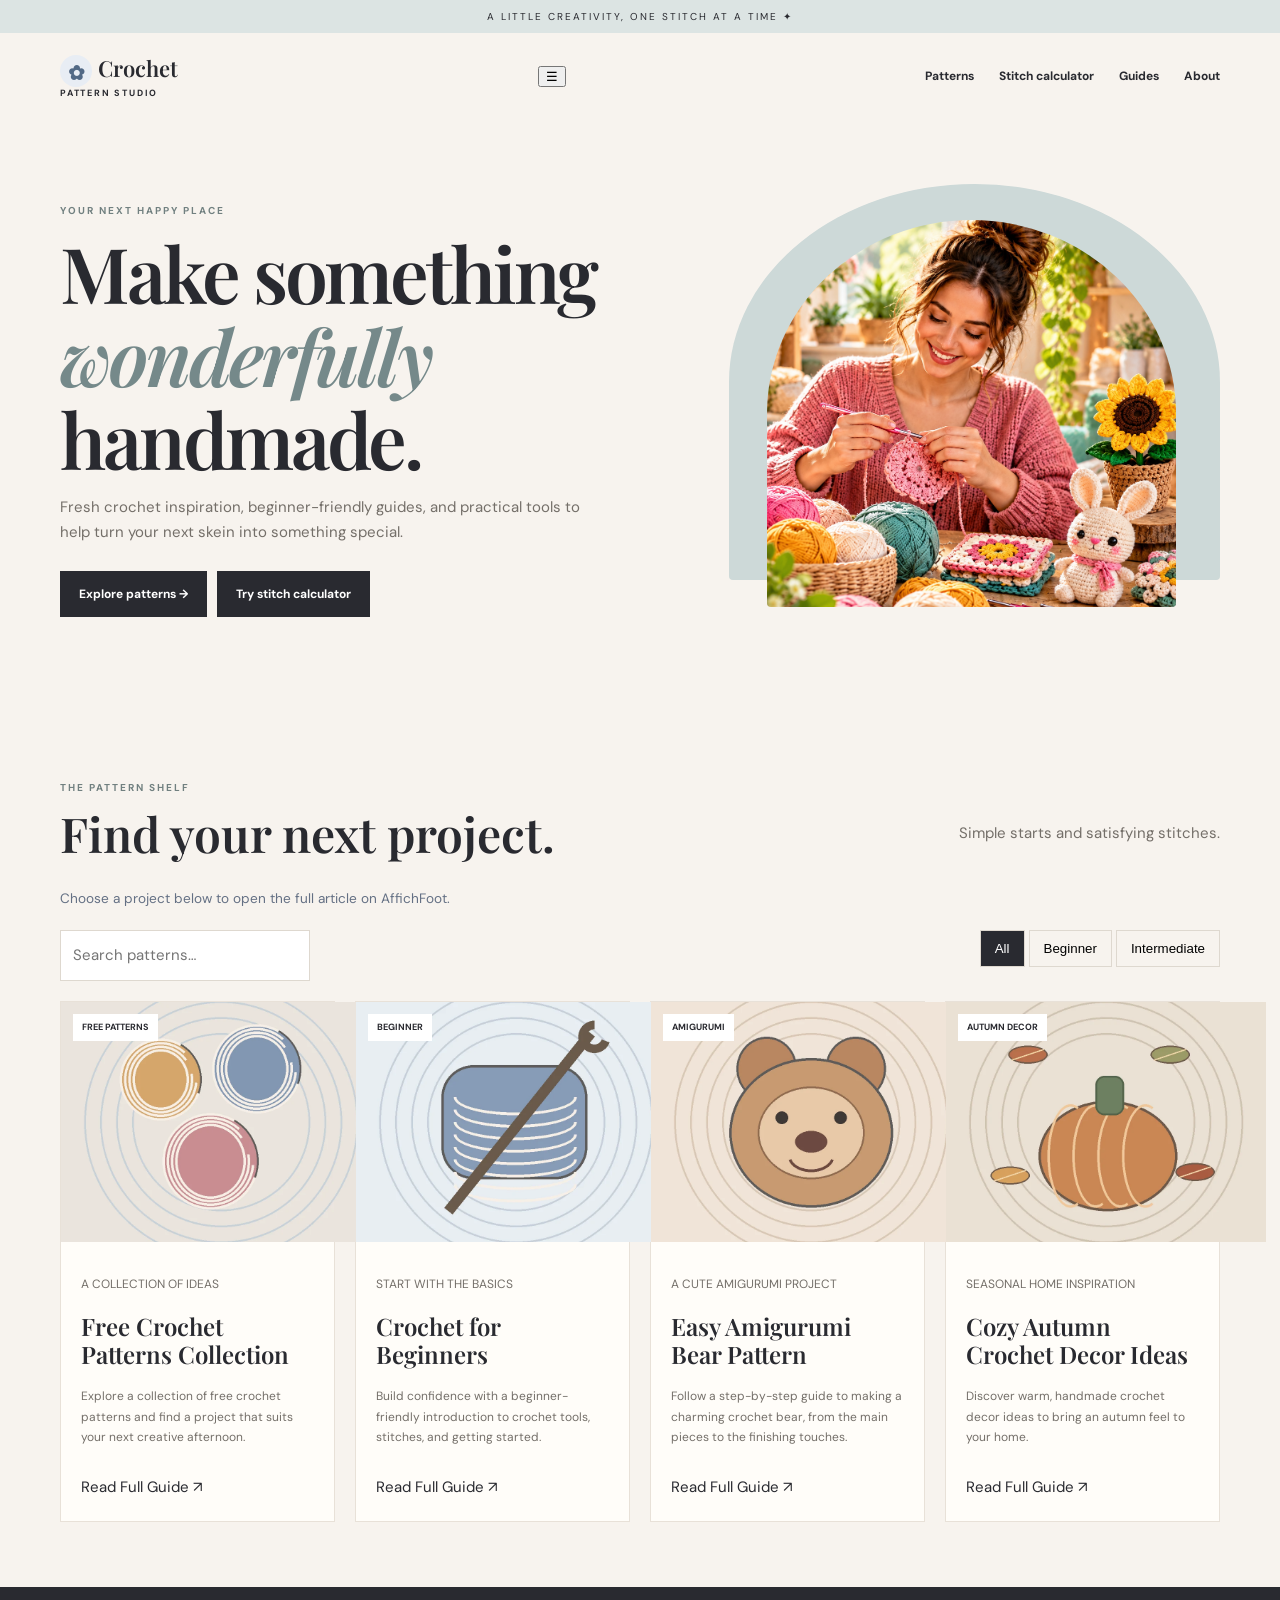
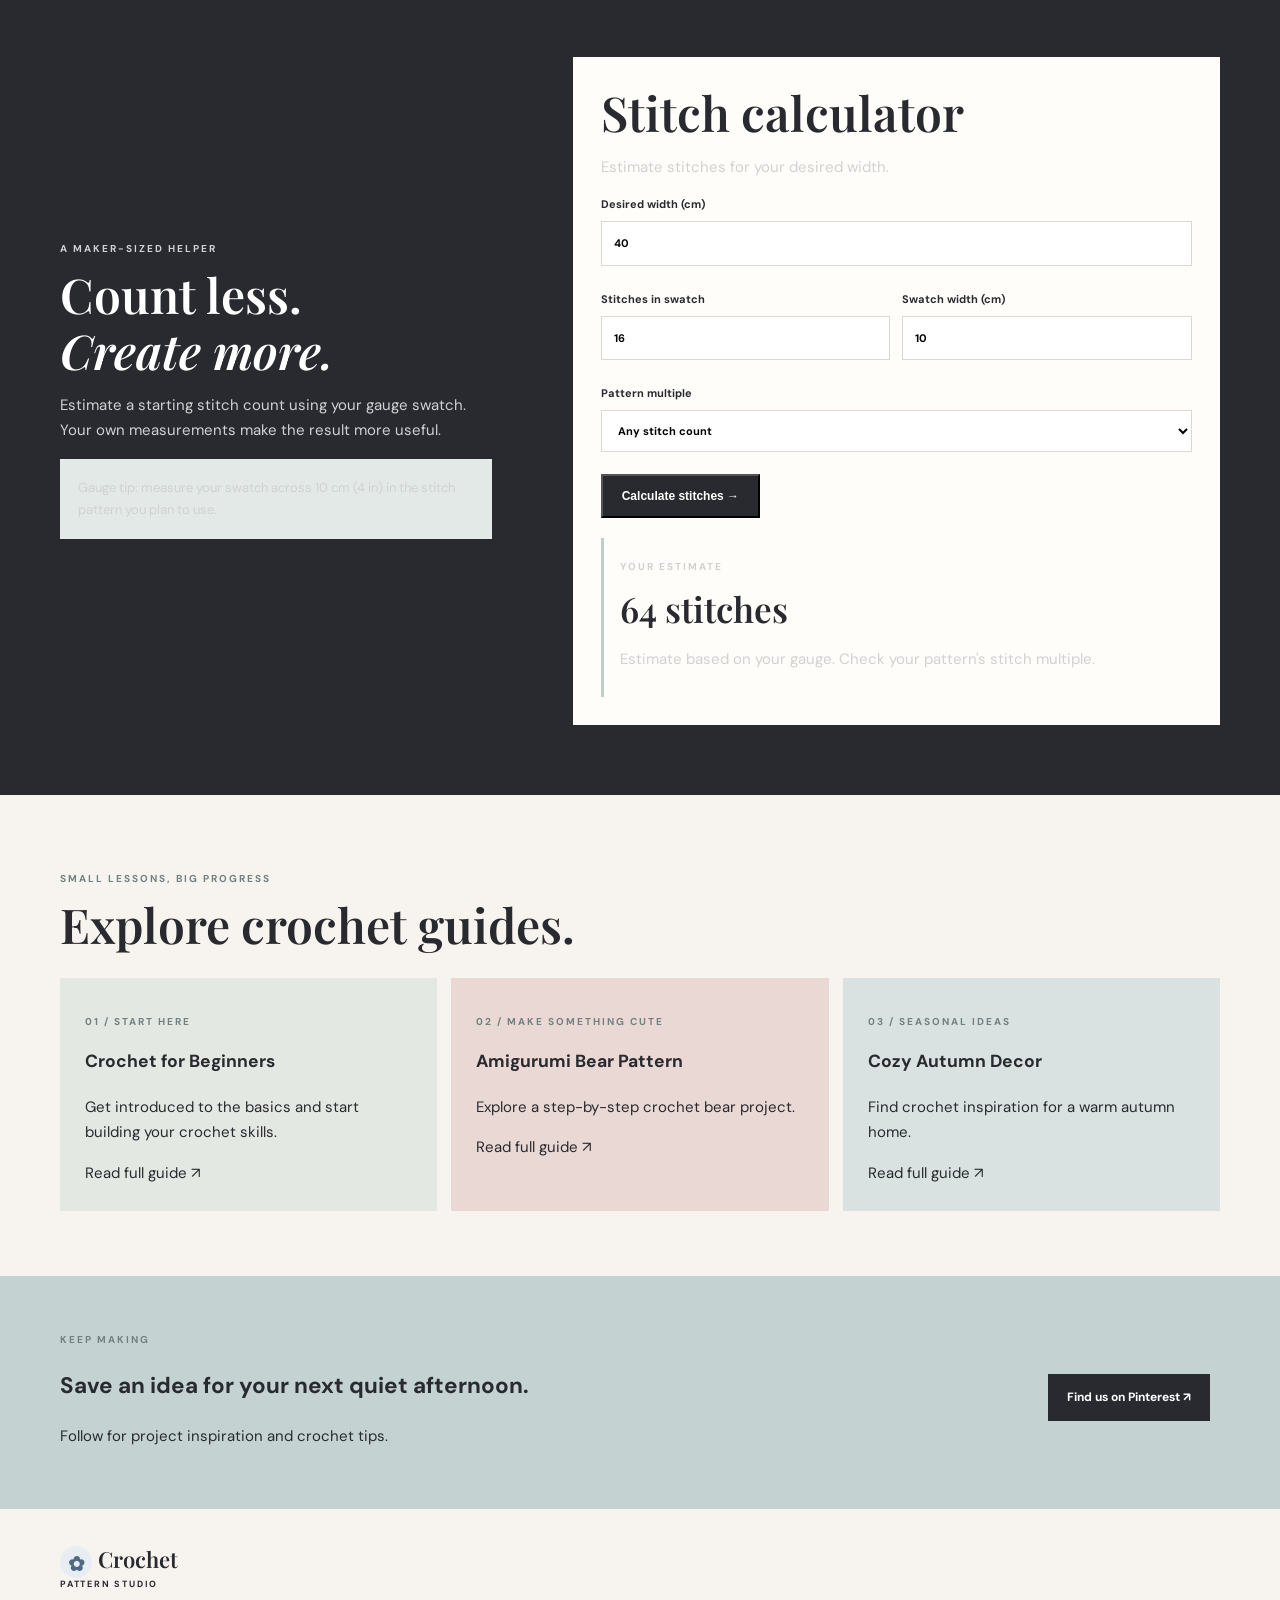
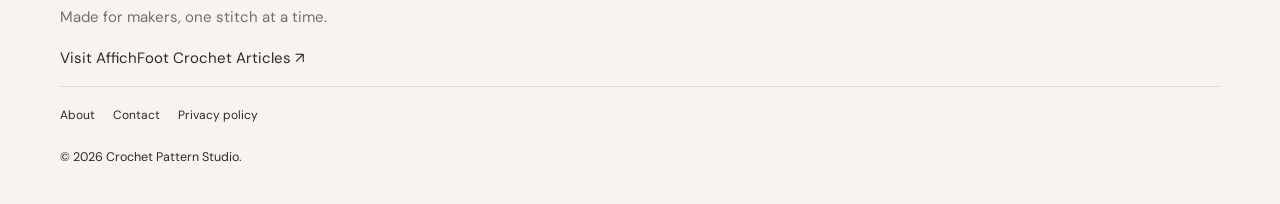
<file: index.html>
<!doctype html><html lang="en"><head><meta charset="utf-8"><meta name="viewport" content="width=device-width,initial-scale=1"><title>Free Crochet Patterns & Tutorials | Crochet Pattern Studio</title><meta name="description" content="Explore crochet patterns, beginner tutorials, yarn tips, and a free stitch calculator."><link rel="canonical" href="https://snd3ndi-crypto.github.io/crochet-pattern-studio/"><meta property="og:title" content="Crochet Pattern Studio"><meta property="og:description" content="Free crochet inspiration, patterns, and a practical stitch calculator."><link rel="stylesheet" href="style.css"><script defer src="script.js"></script><script defer src="config.js"></script><link rel="icon" href="data:image/svg+xml,%3Csvg xmlns=%22http://www.w3.org/2000/svg%22 viewBox=%220 0 100 100%22%3E%3Ctext y=%22.9em%22 font-size=%2290%22%3E%E2%9C%BF%3C/text%3E%3C/svg%3E">
</head><body><div class="top">A LITTLE CREATIVITY, ONE STITCH AT A TIME ✦</div><header class="wrap nav"><a class="brand" href="index.html"><span class="brand-mark" aria-hidden="true">✿</span>Crochet<small>PATTERN STUDIO</small></a><button id="menuToggle" aria-label="Menu">☰</button><nav class="navlinks" id="navlinks"><a href="#patterns">Patterns</a><a href="#calculator">Stitch calculator</a><a href="#guides">Guides</a><a href="about.html">About</a></nav></header><main><section class="wrap hero"><div><p class="eyebrow">YOUR NEXT HAPPY PLACE</p><h1>Make something <em>wonderfully</em> handmade.</h1><p class="muted">Fresh crochet inspiration, beginner-friendly guides, and practical tools to help turn your next skein into something special.</p><a class="button" href="#patterns">Explore patterns →</a><a class="button" href="#calculator">Try stitch calculator</a></div><div class="heroart"><img src="assets/crochet-hero.png" alt="A cozy crochet workspace with colorful yarn and handmade projects"></div></section><section class="wrap section" id="patterns"><div class="heading"><div><p class="eyebrow">THE PATTERN SHELF</p><h2>Find your next project.</h2></div><p class="muted">Simple starts and satisfying stitches.</p></div><p class="site-note">Choose a project below to open the full article on AffichFoot.</p><div class="filters"><input id="search" type="search" placeholder="Search patterns…" aria-label="Search patterns"><div><button class="active" data-filter="all">All</button> <button data-filter="beginner">Beginner</button> <button data-filter="intermediate">Intermediate</button></div></div><div class="grid"><article class="card" data-level="beginner"><a href="https://www.affichfoot.com/2026/09/the-ultimate-collection-of-free-crochet.html" target="_blank" rel="noopener"><div class="cardimg"><img src="assets/collection.webp" alt="Colourful handmade crochet textile for free crochet pattern inspiration" loading="lazy" decoding="async"><span>FREE PATTERNS</span></div></a><div class="cardbody"><p>A COLLECTION OF IDEAS</p><h3><a href="https://www.affichfoot.com/2026/09/the-ultimate-collection-of-free-crochet.html" target="_blank" rel="noopener">Free Crochet Patterns Collection</a></h3><p>Explore a collection of free crochet patterns and find a project that suits your next creative afternoon.</p><a href="https://www.affichfoot.com/2026/09/the-ultimate-collection-of-free-crochet.html" target="_blank" rel="noopener">Read Full Guide ↗</a></div></article><article class="card" data-level="beginner"><a href="https://www.affichfoot.com/2026/09/the-ultimate-guide-to-crochet-for.html" target="_blank" rel="noopener"><div class="cardimg"><img src="assets/beginners.webp" alt="Yarn and tools for a beginner crochet guide" loading="lazy" decoding="async"><span>BEGINNER</span></div></a><div class="cardbody"><p>START WITH THE BASICS</p><h3><a href="https://www.affichfoot.com/2026/09/the-ultimate-guide-to-crochet-for.html" target="_blank" rel="noopener">Crochet for Beginners</a></h3><p>Build confidence with a beginner-friendly introduction to crochet tools, stitches, and getting started.</p><a href="https://www.affichfoot.com/2026/09/the-ultimate-guide-to-crochet-for.html" target="_blank" rel="noopener">Read Full Guide ↗</a></div></article><article class="card" data-level="intermediate"><a href="https://www.affichfoot.com/2026/09/free-amigurumi-bear-pattern-easy-step.html" target="_blank" rel="noopener"><div class="cardimg"><img src="assets/amigurumi-bear.webp" alt="Soft handmade plush toy inspiration for an amigurumi bear pattern" loading="lazy" decoding="async"><span>AMIGURUMI</span></div></a><div class="cardbody"><p>A CUTE AMIGURUMI PROJECT</p><h3><a href="https://www.affichfoot.com/2026/09/free-amigurumi-bear-pattern-easy-step.html" target="_blank" rel="noopener">Easy Amigurumi Bear Pattern</a></h3><p>Follow a step-by-step guide to making a charming crochet bear, from the main pieces to the finishing touches.</p><a href="https://www.affichfoot.com/2026/09/free-amigurumi-bear-pattern-easy-step.html" target="_blank" rel="noopener">Read Full Guide ↗</a></div></article><article class="card" data-level="beginner"><a href="https://www.affichfoot.com/2026/09/cozy-autumn-crochet-decor-ideas-how-to.html" target="_blank" rel="noopener"><div class="cardimg"><img src="assets/autumn-decor.webp" alt="Warm cozy home decor inspiration for autumn crochet ideas" loading="lazy" decoding="async"><span>AUTUMN DECOR</span></div></a><div class="cardbody"><p>SEASONAL HOME INSPIRATION</p><h3><a href="https://www.affichfoot.com/2026/09/cozy-autumn-crochet-decor-ideas-how-to.html" target="_blank" rel="noopener">Cozy Autumn Crochet Decor Ideas</a></h3><p>Discover warm, handmade crochet decor ideas to bring an autumn feel to your home.</p><a href="https://www.affichfoot.com/2026/09/cozy-autumn-crochet-decor-ideas-how-to.html" target="_blank" rel="noopener">Read Full Guide ↗</a></div></article></div><p id="empty" hidden>No patterns match your search.</p></section><section class="calcband" id="calculator"><div class="wrap calc"><div><p class="eyebrow">A MAKER-SIZED HELPER</p><h2>Count less.<br><em>Create more.</em></h2><p>Estimate a starting stitch count using your gauge swatch. Your own measurements make the result more useful.</p><p class="note">Gauge tip: measure your swatch across 10 cm (4 in) in the stitch pattern you plan to use.</p></div><div class="panel"><h2>Stitch calculator</h2><p>Estimate stitches for your desired width.</p><form id="calcForm"><label>Desired width (cm)<input id="width" type="number" min="1" value="40" required></label><div class="pair"><label>Stitches in swatch<input id="stitches" type="number" min="1" value="16" required></label><label>Swatch width (cm)<input id="swatch" type="number" min="1" value="10" required></label></div><label>Pattern multiple<select id="multiple"><option value="1">Any stitch count</option><option value="2">Multiple of 2</option><option value="3">Multiple of 3</option><option value="4">Multiple of 4</option><option value="6">Multiple of 6</option><option value="8">Multiple of 8</option></select></label><button class="button" type="submit">Calculate stitches →</button></form><div class="result"><p class="eyebrow">YOUR ESTIMATE</p><strong id="answer">64 stitches</strong><p id="note">Estimate based on your gauge. Check your pattern's stitch multiple.</p></div></div></div></section><section class="wrap section" id="guides"><div class="heading"><div><p class="eyebrow">SMALL LESSONS, BIG PROGRESS</p><h2>Explore crochet guides.</h2></div></div><div class="guides">
<a class="guide" href="https://www.affichfoot.com/2026/09/the-ultimate-guide-to-crochet-for.html" target="_blank" rel="noopener"><p class="eyebrow">01 / START HERE</p><h3>Crochet for Beginners</h3><p>Get introduced to the basics and start building your crochet skills.</p>Read full guide ↗</a>
<a class="guide" href="https://www.affichfoot.com/2026/09/free-amigurumi-bear-pattern-easy-step.html" target="_blank" rel="noopener"><p class="eyebrow">02 / MAKE SOMETHING CUTE</p><h3>Amigurumi Bear Pattern</h3><p>Explore a step-by-step crochet bear project.</p>Read full guide ↗</a>
<a class="guide" href="https://www.affichfoot.com/2026/09/cozy-autumn-crochet-decor-ideas-how-to.html" target="_blank" rel="noopener"><p class="eyebrow">03 / SEASONAL IDEAS</p><h3>Cozy Autumn Decor</h3><p>Find crochet inspiration for a warm autumn home.</p>Read full guide ↗</a>
</div></section><section class="band"><div class="wrap bandinner"><div><p class="eyebrow">KEEP MAKING</p><h2>Save an idea for your next quiet afternoon.</h2><p>Follow for project inspiration and crochet tips.</p></div><a class="button" href="https://www.pinterest.com/FreeCrochetPatternsU/" target="_blank" rel="noopener">Find us on Pinterest ↗</a></div></section></main><footer class="wrap footer"><a class="brand" href="index.html"><span class="brand-mark" aria-hidden="true">✿</span>Crochet<small>PATTERN STUDIO</small></a><p class="muted">Made for makers, one stitch at a time.</p><p><a href="https://www.affichfoot.com/" target="_blank" rel="noopener">Visit AffichFoot Crochet Articles ↗</a></p><div class="footerlinks"><a href="about.html">About</a><a href="contact.html">Contact</a><a href="privacy.html">Privacy policy</a></div><small>© <span id="year"></span> Crochet Pattern Studio.</small></footer></body></html>
</file>
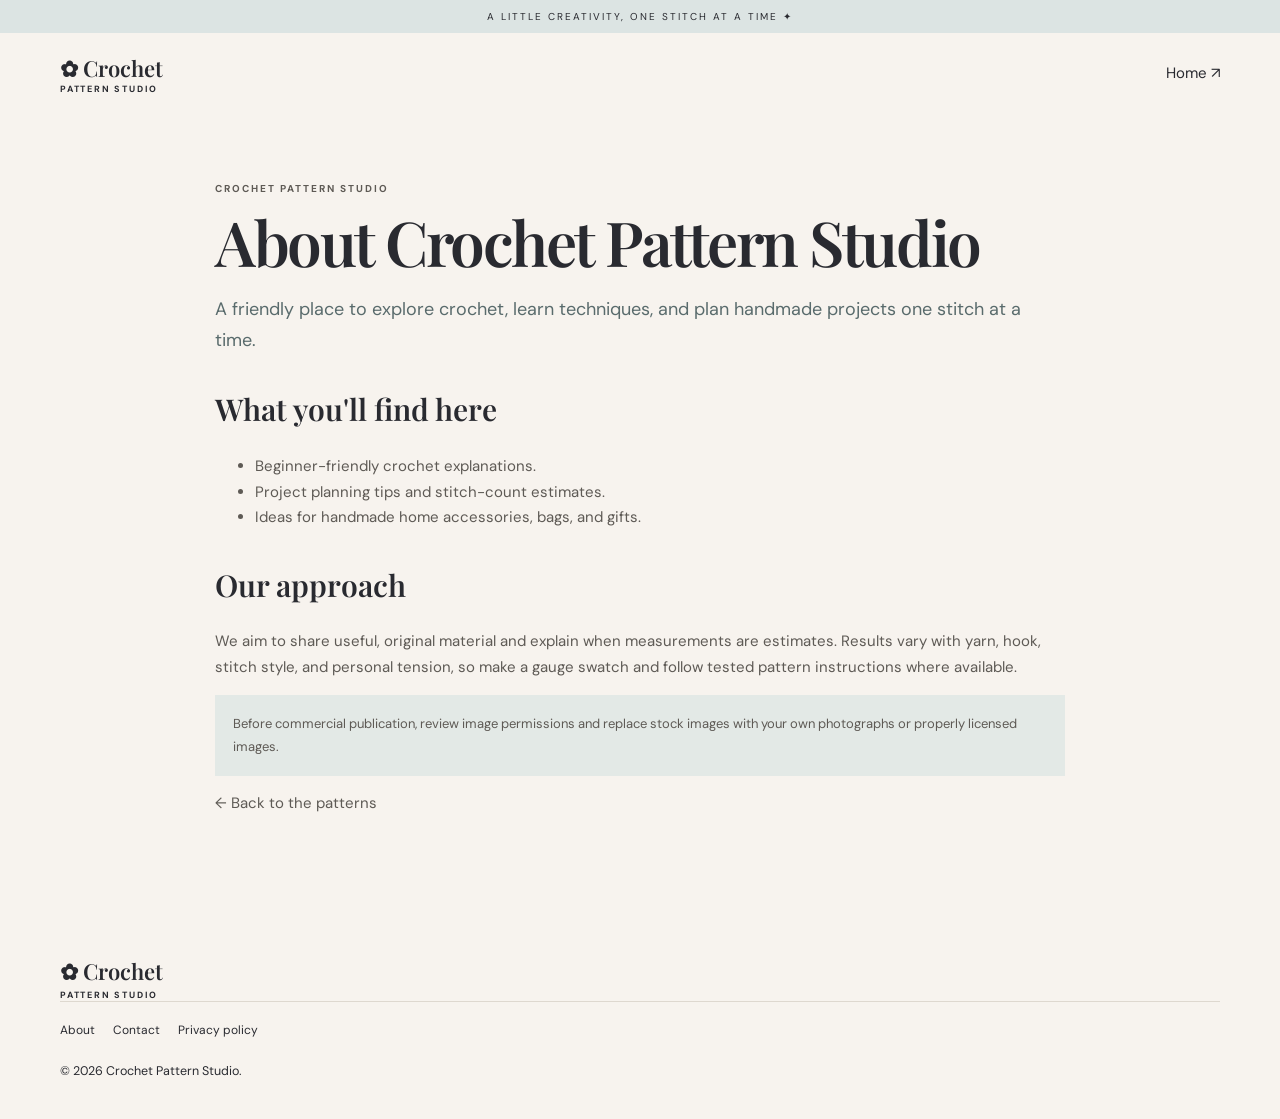
<file: about.html>
<!doctype html><html lang="en"><head><meta charset="utf-8"><meta name="viewport" content="width=device-width,initial-scale=1"><title>About Crochet Pattern Studio</title><meta name="description" content="A friendly place to explore crochet, learn techniques, and plan handmade projects one stitch at a time."><link rel="stylesheet" href="style.css"></head><body><div class="top">A LITTLE CREATIVITY, ONE STITCH AT A TIME ✦</div><header class="wrap nav"><a class="brand" href="index.html">✿ Crochet<small>PATTERN STUDIO</small></a><a href="index.html">Home ↗</a></header><main class="wrap"><article class="content"><p class="eyebrow">CROCHET PATTERN STUDIO</p><h1>About Crochet Pattern Studio</h1><p class="lead">A friendly place to explore crochet, learn techniques, and plan handmade projects one stitch at a time.</p><h2>What you'll find here</h2><ul><li>Beginner-friendly crochet explanations.</li><li>Project planning tips and stitch-count estimates.</li><li>Ideas for handmade home accessories, bags, and gifts.</li></ul><h2>Our approach</h2><p>We aim to share useful, original material and explain when measurements are estimates. Results vary with yarn, hook, stitch style, and personal tension, so make a gauge swatch and follow tested pattern instructions where available.</p><p class="note">Before commercial publication, review image permissions and replace stock images with your own photographs or properly licensed images.</p><p><a href="index.html">← Back to the patterns</a></p></article></main><footer class="wrap footer"><a class="brand" href="index.html">✿ Crochet<small>PATTERN STUDIO</small></a><div class="footerlinks"><a href="about.html">About</a><a href="contact.html">Contact</a><a href="privacy.html">Privacy policy</a></div><small>© 2026 Crochet Pattern Studio.</small></footer></body></html>
</file>
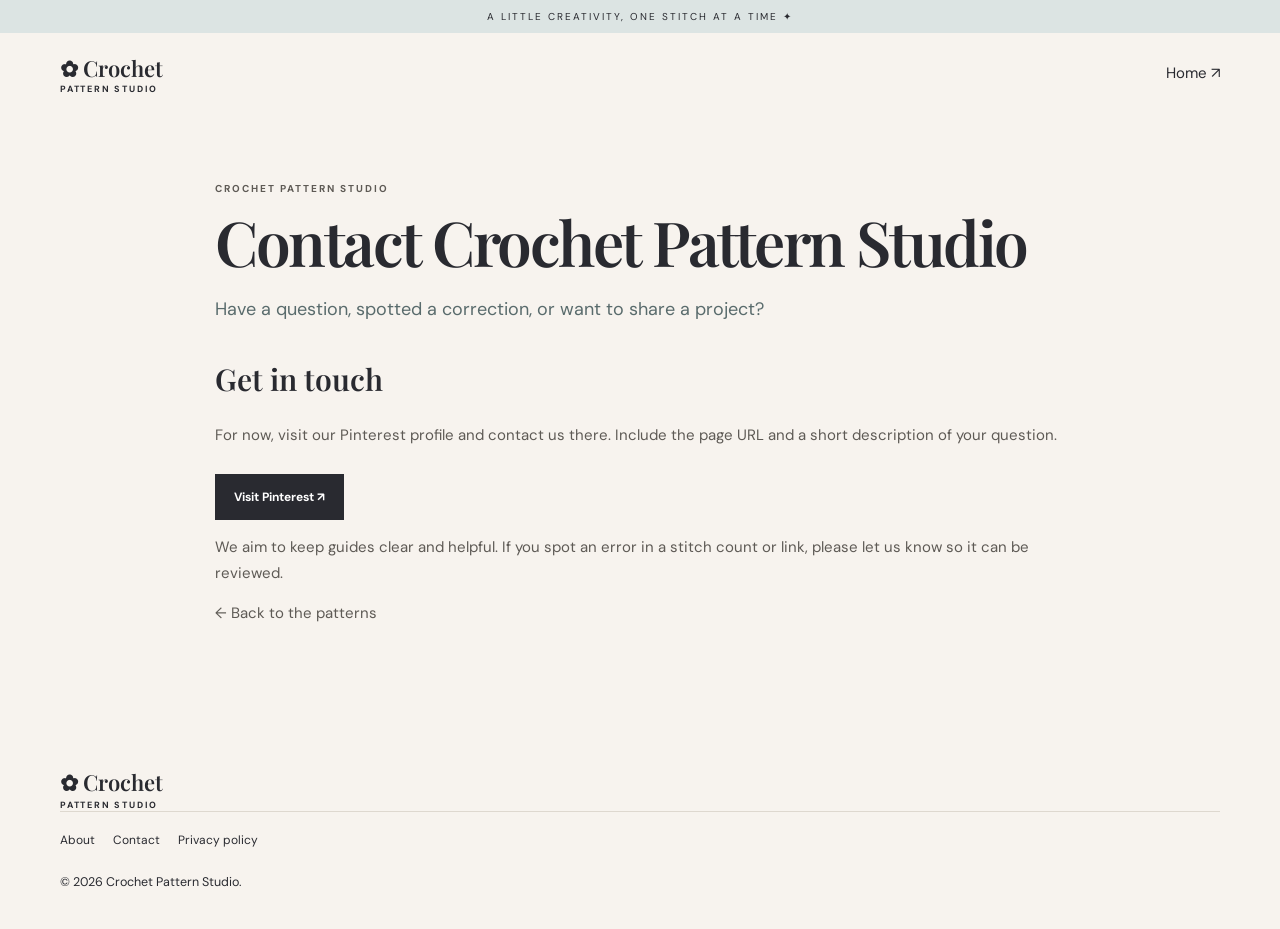
<file: contact.html>
<!doctype html><html lang="en"><head><meta charset="utf-8"><meta name="viewport" content="width=device-width,initial-scale=1"><title>Contact Crochet Pattern Studio</title><meta name="description" content="Have a question, spotted a correction, or want to share a project?"><link rel="stylesheet" href="style.css"></head><body><div class="top">A LITTLE CREATIVITY, ONE STITCH AT A TIME ✦</div><header class="wrap nav"><a class="brand" href="index.html">✿ Crochet<small>PATTERN STUDIO</small></a><a href="index.html">Home ↗</a></header><main class="wrap"><article class="content"><p class="eyebrow">CROCHET PATTERN STUDIO</p><h1>Contact Crochet Pattern Studio</h1><p class="lead">Have a question, spotted a correction, or want to share a project?</p><h2>Get in touch</h2><p>For now, visit our Pinterest profile and contact us there. Include the page URL and a short description of your question.</p><a class="button" href="https://www.pinterest.com/FreeCrochetPatternsU/" target="_blank" rel="noopener">Visit Pinterest ↗</a><p>We aim to keep guides clear and helpful. If you spot an error in a stitch count or link, please let us know so it can be reviewed.</p><p><a href="index.html">← Back to the patterns</a></p></article></main><footer class="wrap footer"><a class="brand" href="index.html">✿ Crochet<small>PATTERN STUDIO</small></a><div class="footerlinks"><a href="about.html">About</a><a href="contact.html">Contact</a><a href="privacy.html">Privacy policy</a></div><small>© 2026 Crochet Pattern Studio.</small></footer></body></html>
</file>
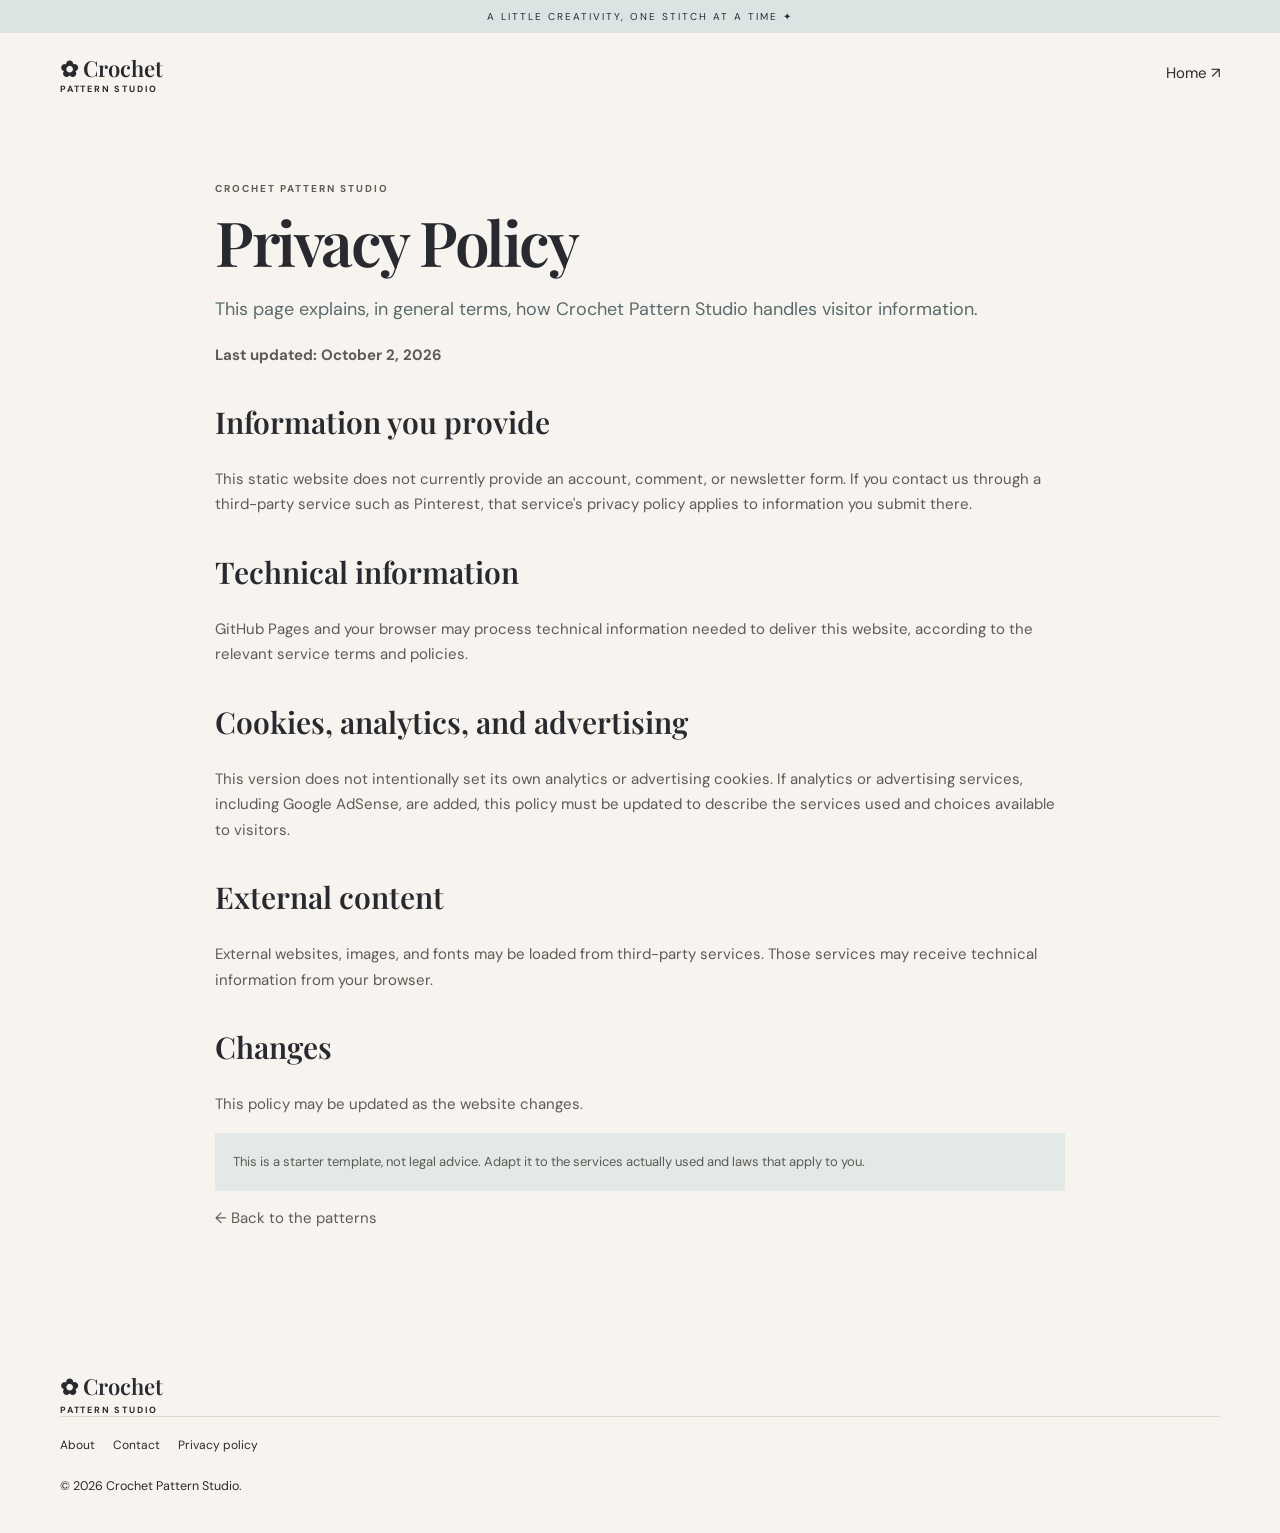
<file: privacy.html>
<!doctype html><html lang="en"><head><meta charset="utf-8"><meta name="viewport" content="width=device-width,initial-scale=1"><title>Privacy Policy</title><meta name="description" content="This page explains, in general terms, how Crochet Pattern Studio handles visitor information."><link rel="stylesheet" href="style.css"></head><body><div class="top">A LITTLE CREATIVITY, ONE STITCH AT A TIME ✦</div><header class="wrap nav"><a class="brand" href="index.html">✿ Crochet<small>PATTERN STUDIO</small></a><a href="index.html">Home ↗</a></header><main class="wrap"><article class="content"><p class="eyebrow">CROCHET PATTERN STUDIO</p><h1>Privacy Policy</h1><p class="lead">This page explains, in general terms, how Crochet Pattern Studio handles visitor information.</p><p><strong>Last updated: October 2, 2026</strong></p><h2>Information you provide</h2><p>This static website does not currently provide an account, comment, or newsletter form. If you contact us through a third-party service such as Pinterest, that service's privacy policy applies to information you submit there.</p><h2>Technical information</h2><p>GitHub Pages and your browser may process technical information needed to deliver this website, according to the relevant service terms and policies.</p><h2>Cookies, analytics, and advertising</h2><p>This version does not intentionally set its own analytics or advertising cookies. If analytics or advertising services, including Google AdSense, are added, this policy must be updated to describe the services used and choices available to visitors.</p><h2>External content</h2><p>External websites, images, and fonts may be loaded from third-party services. Those services may receive technical information from your browser.</p><h2>Changes</h2><p>This policy may be updated as the website changes.</p><p class="note">This is a starter template, not legal advice. Adapt it to the services actually used and laws that apply to you.</p><p><a href="index.html">← Back to the patterns</a></p></article></main><footer class="wrap footer"><a class="brand" href="index.html">✿ Crochet<small>PATTERN STUDIO</small></a><div class="footerlinks"><a href="about.html">About</a><a href="contact.html">Contact</a><a href="privacy.html">Privacy policy</a></div><small>© 2026 Crochet Pattern Studio.</small></footer></body></html>
</file>
<file: style.css>
@import url('https://fonts.googleapis.com/css2?family=DM+Sans:wght@400;600;700&family=Playfair+Display:ital,wght@0,500;0,600;1,500&display=swap');:root{--bg:#f7f3ee;--ink:#292a30;--muted:#746f69;--sage:#cdd9d8;--line:#ded8cf}*{box-sizing:border-box}body{margin:0;background:var(--bg);color:var(--ink);font:15px 'DM Sans',sans-serif;line-height:1.7}a{color:inherit;text-decoration:none}img{width:100%;height:100%;object-fit:cover;display:block}.wrap{width:min(1160px,calc(100% - 36px));margin:auto}.top{padding:8px;text-align:center;background:#dce4e3;font-size:10px;letter-spacing:.2em}.nav{display:flex;justify-content:space-between;align-items:center;padding:20px 0;gap:20px}.brand{font:600 22px 'Playfair Display',serif}.brand small{display:block;font:700 9px 'DM Sans';letter-spacing:.2em}.navlinks{display:flex;gap:25px;font-size:12px;font-weight:700}.hero{display:grid;grid-template-columns:1fr 1fr;gap:6%;align-items:center;padding:65px 0 80px}.eyebrow{font-size:10px;letter-spacing:.2em;font-weight:700;color:#718080}.hero h1,.content h1{font:600 clamp(45px,6vw,78px)/1.08 'Playfair Display',serif;letter-spacing:-.04em;margin:12px 0}.hero h1 em{color:#75898a}.muted{color:var(--muted)}.heroart{height:440px;position:relative}.heroart:before{content:'';position:absolute;inset:0 0 10% 10%;border-radius:50% 50% 4px 4px;background:var(--sage)}.heroart img{position:absolute;inset:8% 8% 0 17%;width:75%;height:88%;border-radius:50% 50% 4px 4px}.button{display:inline-block;background:#292a30;color:white;padding:13px 19px;font-size:12px;font-weight:700;margin:10px 10px 0 0}.section{padding:65px 0}.heading{display:flex;justify-content:space-between;align-items:end;gap:20px;margin-bottom:25px}.heading h2,.calc h2{font:600 clamp(32px,4vw,48px)/1.15 'Playfair Display',serif;margin:0}.grid{display:grid;grid-template-columns:repeat(3,1fr);gap:20px}.card{background:#fffdf9;border:1px solid #e8e1d8}.cardimg{height:240px;position:relative}.cardimg span{position:absolute;top:12px;left:12px;background:white;padding:6px 9px;font-size:9px;font-weight:700}.cardbody{padding:20px}.cardbody h3{font:600 24px 'Playfair Display',serif;margin:5px 0}.cardbody p{font-size:12px;color:var(--muted)}.filters{display:flex;gap:12px;justify-content:space-between;flex-wrap:wrap;margin:20px 0}.filters input,.calc input,.calc select{padding:12px;border:1px solid var(--line);font:inherit;background:white}.filters input{min-width:250px}.filters button{padding:10px 14px;border:1px solid var(--line);background:transparent;cursor:pointer}.filters button.active{background:#292a30;color:white}.calcband{background:#292a30;color:white;padding:70px 0}.calc{display:grid;grid-template-columns:.8fr 1.2fr;gap:7%;align-items:center}.calc p{color:#d1d1d3}.panel{background:#fffdf9;color:#292a30;padding:28px}.panel label{display:block;font-size:11px;font-weight:700;margin:12px 0}.panel input,.panel select{display:block;width:100%;margin-top:7px}.pair{display:grid;grid-template-columns:1fr 1fr;gap:12px}.result{border-left:3px solid #bdcecd;padding:10px 16px;margin-top:20px}.result strong{font:600 35px 'Playfair Display',serif}.guides{display:grid;grid-template-columns:repeat(3,1fr);gap:14px}.guide{background:#e4e8e3;padding:25px}.guide:nth-child(2){background:#ead8d4}.guide:nth-child(3){background:#d9e2e1}.band{background:#c4d3d2;padding:45px 0}.bandinner{display:flex;justify-content:space-between;align-items:center;gap:20px}.footer{padding:35px 0}.footerlinks{display:flex;gap:18px;padding:18px 0;border-top:1px solid var(--line);font-size:12px}.content{max-width:850px;margin:auto;padding:55px 0 90px}.content h1{font-size:clamp(40px,6vw,62px)}.content h2{font:600 30px 'Playfair Display',serif;margin-top:34px}.content p,.content li{color:#5e5a55}.content .lead{font-size:18px;color:#596b6c}.contentimg{height:320px;margin:25px 0}.note{padding:18px;background:#e3e9e6;font-size:13px}@media(max-width:760px){.hero,.calc{grid-template-columns:1fr}.hero{padding:40px 0}.heroart{height:300px}.grid,.guides{grid-template-columns:1fr 1fr}.navlinks{gap:12px;flex-wrap:wrap;justify-content:flex-end}.heading,.bandinner{display:block}.calc{gap:28px}.content{padding:40px 0}}@media(max-width:480px){.grid,.guides{grid-template-columns:1fr}.cardimg{height:250px}.nav{align-items:flex-start}.navlinks{max-width:180px}.pair{grid-template-columns:1fr}.hero h1{font-size:48px}}

/* Visual refresh: balanced cards, accessible focus states, and responsive layout */
.card-grid-refresh .cardimg,
#patterns .grid .cardimg {
  aspect-ratio: 4 / 3;
  overflow: hidden;
  background: #f2eee8;
}
#patterns .grid .cardimg img {
  width: 100%;
  height: 100%;
  display: block;
  object-fit: cover;
  transition: transform .35s ease;
}
#patterns .grid .card:hover .cardimg img { transform: scale(1.035); }
#patterns .grid {
  grid-template-columns: repeat(4, minmax(0, 1fr));
  align-items: stretch;
  gap: 1.25rem;
}
#patterns .grid .card { min-width: 0; height: 100%; }
#patterns .grid .cardbody {
  display: flex;
  flex-direction: column;
  align-items: flex-start;
}
#patterns .grid .cardbody > a:last-child { margin-top: auto; padding-top: 1rem; }
#patterns .grid .cardbody h3 { line-height: 1.2; }
a:focus-visible, button:focus-visible, input:focus-visible {
  outline: 3px solid #7087a5;
  outline-offset: 3px;
}
.brand-mark {
  display: inline-grid;
  place-items: center;
  width: 2rem;
  height: 2rem;
  margin-right: .4rem;
  border-radius: 50%;
  background: #e8edf4;
  color: #526985;
  font-size: 1.25rem;
  vertical-align: middle;
}
.site-note {
  margin: 0;
  font-size: .85rem;
  color: #647084;
}
@media (max-width: 1000px) {
  #patterns .grid { grid-template-columns: repeat(2, minmax(0, 1fr)); }
}
@media (max-width: 560px) {
  #patterns .grid { grid-template-columns: 1fr; }
  #patterns .grid .cardimg { aspect-ratio: 16 / 10; }
}
</file>
